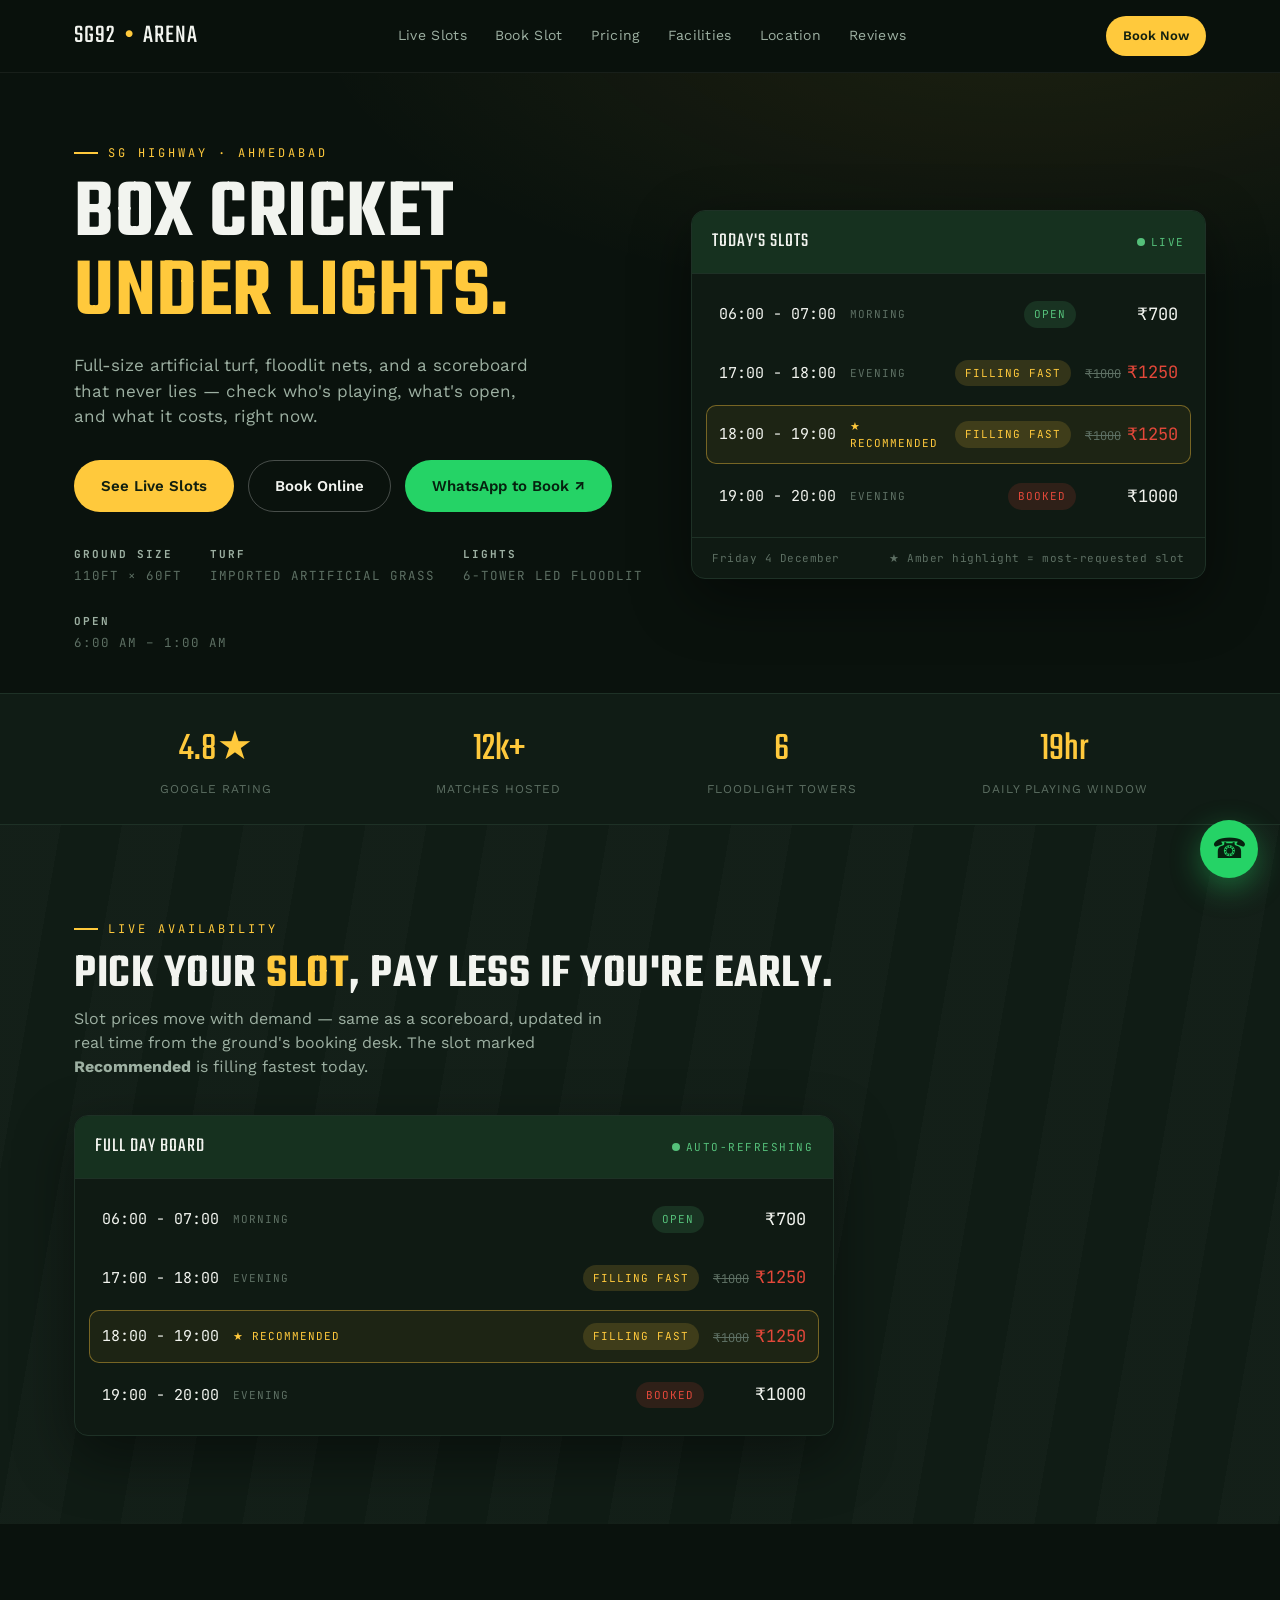
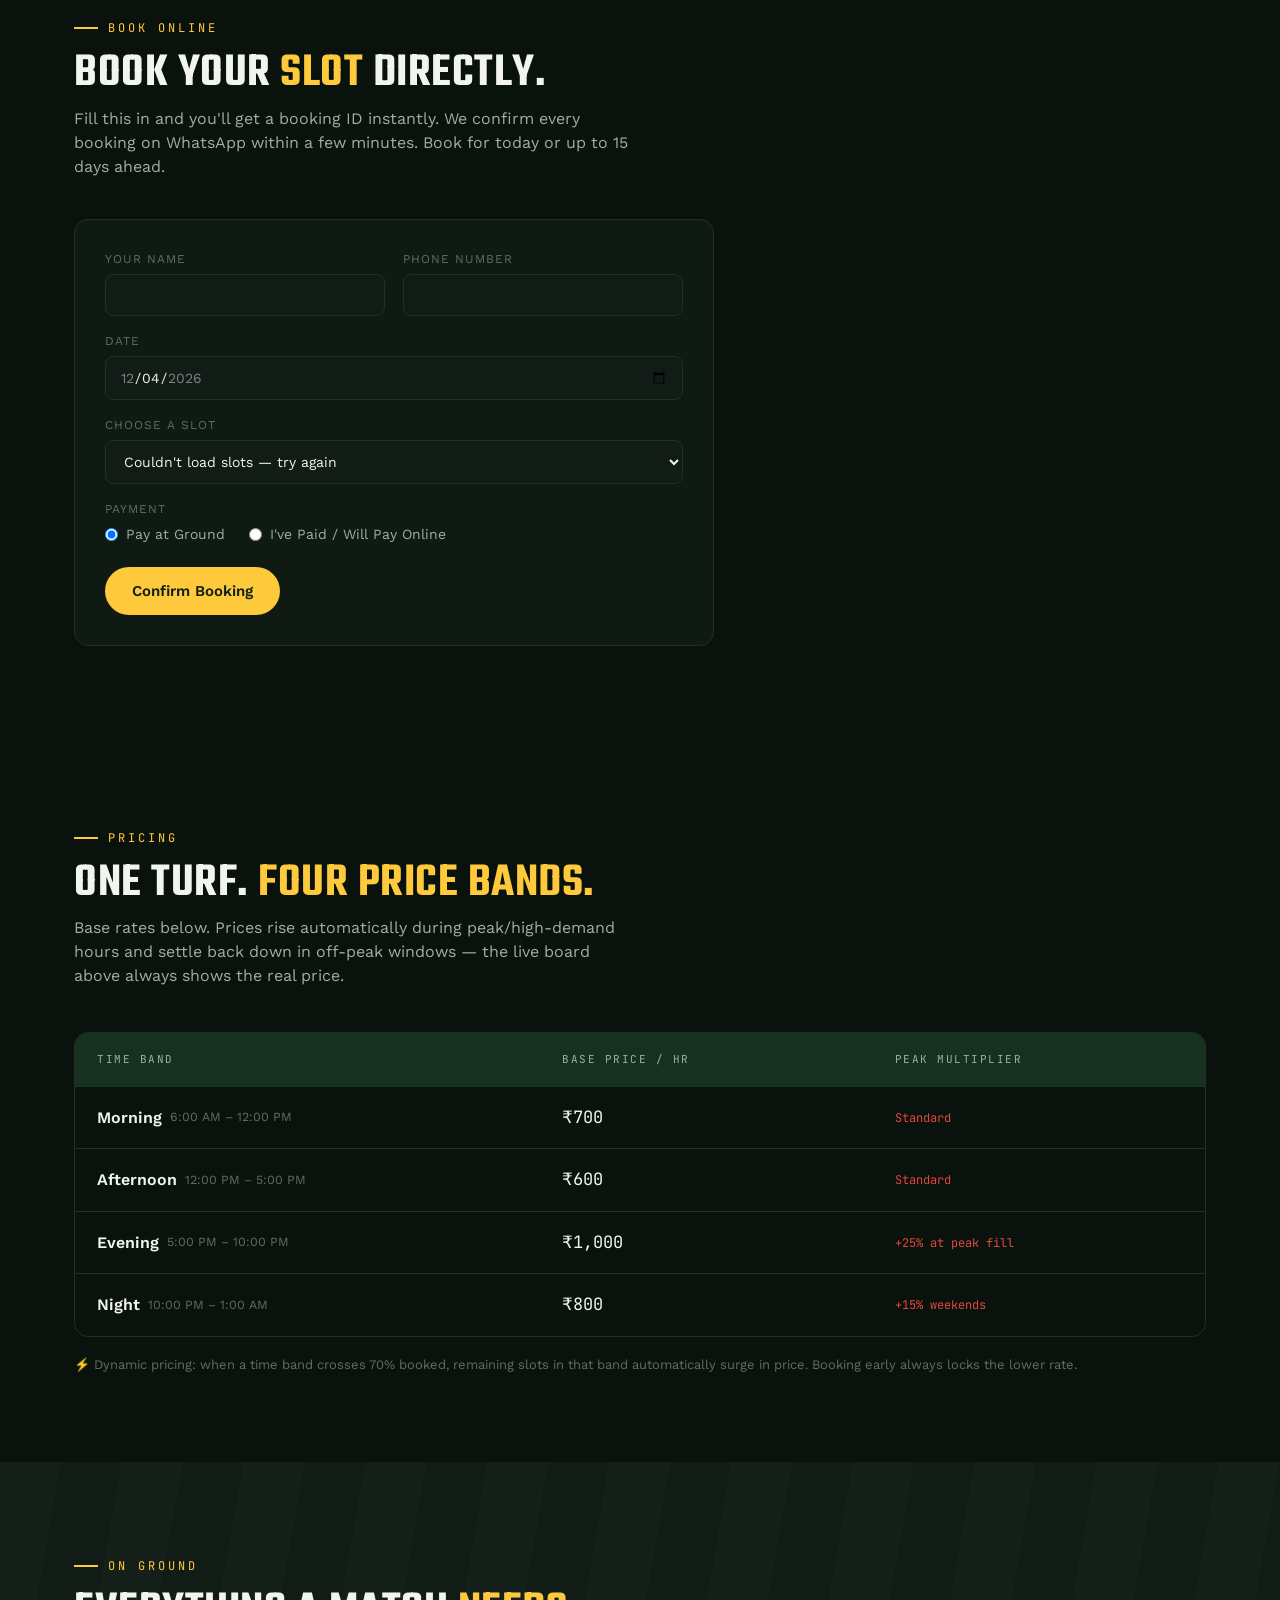
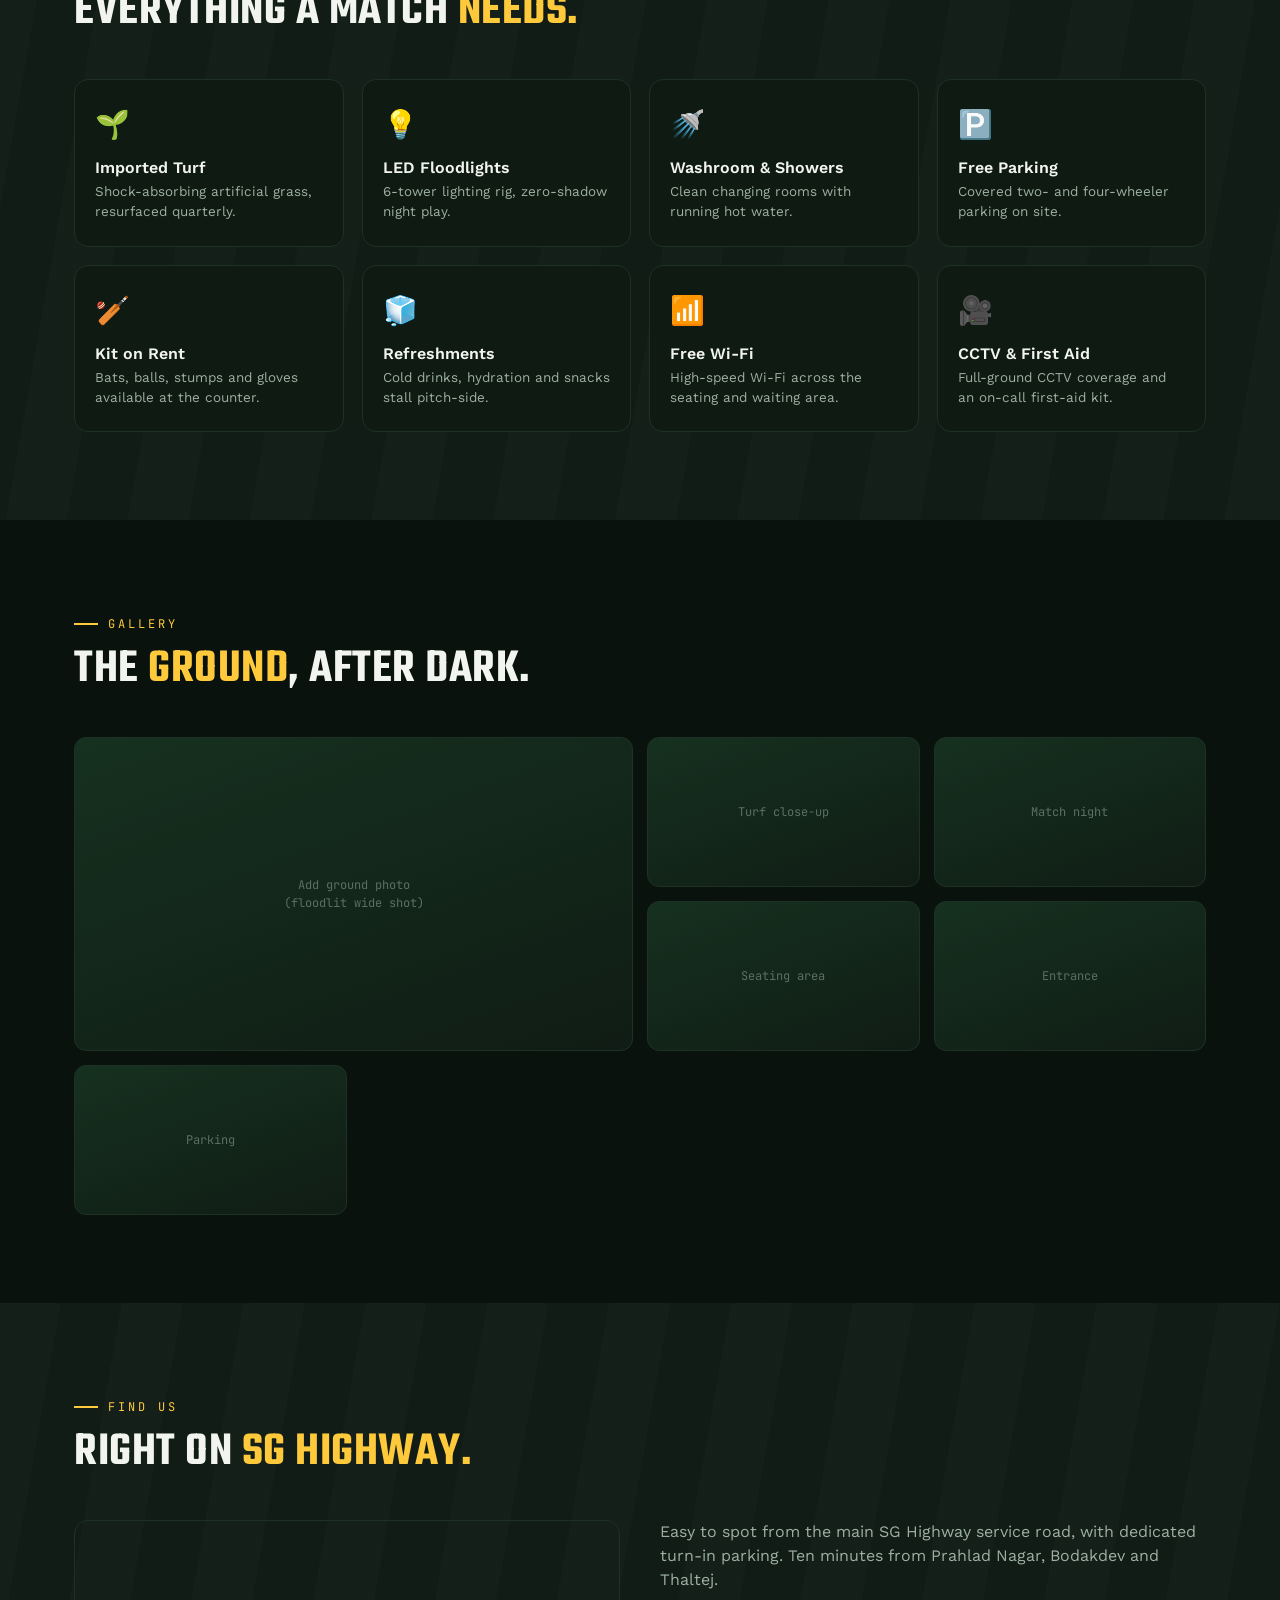
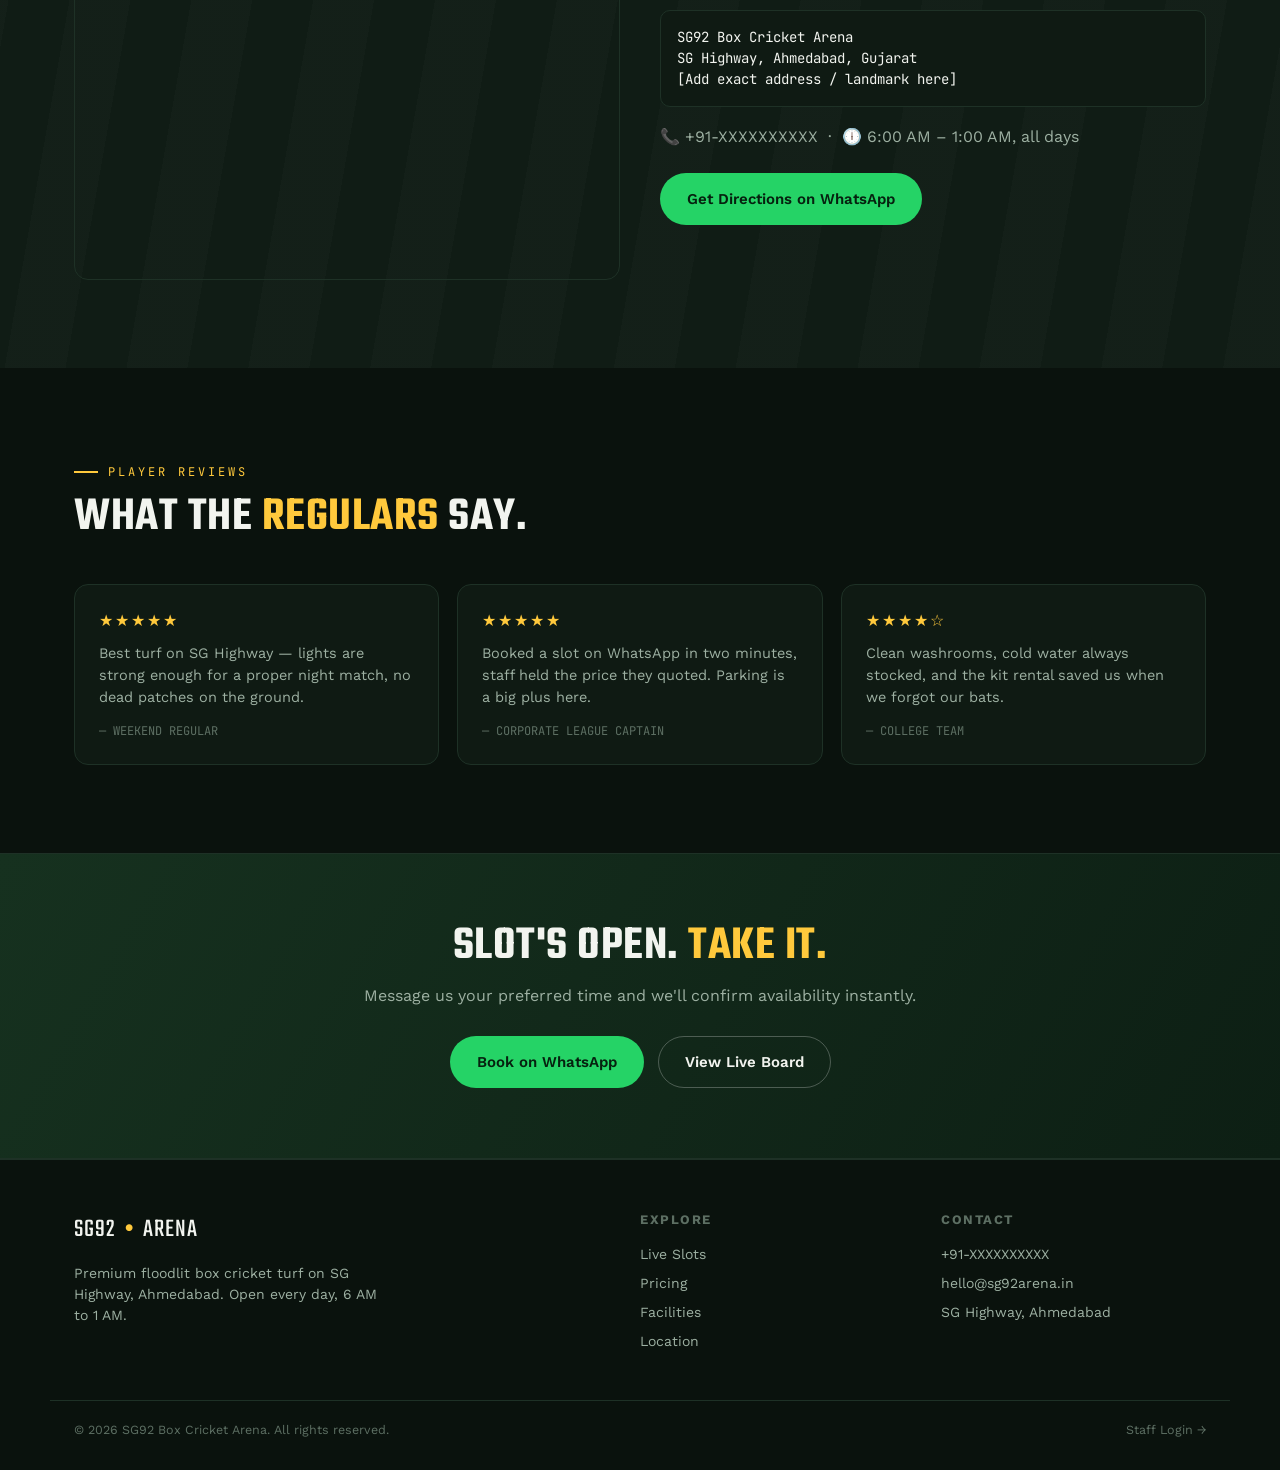
<file: index.html>
<!DOCTYPE html>
<html lang="en">
<head>
<meta charset="UTF-8">
<meta name="viewport" content="width=device-width, initial-scale=1.0">
<title>SG92 Box Cricket Arena — SG Highway, Ahmedabad</title>
<meta name="description" content="Premium box cricket turf on SG Highway, Ahmedabad. Book your slot online, floodlit night play, live availability, best facilities.">

<link rel="preconnect" href="https://fonts.googleapis.com">
<link href="https://fonts.googleapis.com/css2?family=Teko:wght@500;600;700&family=Work+Sans:wght@400;500;600;700&family=JetBrains+Mono:wght@400;500&display=swap" rel="stylesheet">
<link rel="stylesheet" href="css/style.css">
</head>
<body>

<!-- ===== NAV ===== -->
<nav class="nav">
  <div class="container nav-inner">
    <a href="#home" class="brand">SG92<span class="dot">•</span>ARENA</a>
    <div class="nav-links">
      <a href="#slots">Live Slots</a>
      <a href="#book">Book Slot</a>
      <a href="#pricing">Pricing</a>
      <a href="#facilities">Facilities</a>
      <a href="#location">Location</a>
      <a href="#reviews">Reviews</a>
    </div>
    <div class="nav-cta">
      <a href="#slots" class="btn btn-primary btn-sm">Book Now</a>
    </div>
    <button class="nav-toggle" id="navToggle">☰</button>
  </div>
</nav>

<!-- ===== HERO / LIVE SCOREBOARD ===== -->
<header class="hero" id="home">
  <div class="container hero-grid">
    <div>
      <div class="eyebrow">SG HIGHWAY · AHMEDABAD</div>
      <h1 class="hero-title">BOX CRICKET<br><span class="line2">UNDER LIGHTS.</span></h1>
      <p class="hero-sub">Full-size artificial turf, floodlit nets, and a scoreboard that never lies — check who's playing, what's open, and what it costs, right now.</p>
      <div class="hero-actions">
        <a href="#slots" class="btn btn-primary">See Live Slots</a>
        <a href="#book" class="btn btn-outline">Book Online</a>
        <a id="heroWhatsapp" href="#" target="_blank" rel="noopener" class="btn btn-whatsapp">WhatsApp to Book ↗</a>
      </div>
      <div class="hero-meta">
        <div><strong>Ground Size</strong>110ft × 60ft</div>
        <div><strong>Turf</strong>Imported Artificial Grass</div>
        <div><strong>Lights</strong>6-Tower LED Floodlit</div>
        <div><strong>Open</strong>6:00 AM – 1:00 AM</div>
      </div>
    </div>

    <div class="scoreboard">
      <div class="scoreboard-head">
        <div class="title">TODAY'S SLOTS</div>
        <div class="live-pill"><span class="live-dot"></span> LIVE</div>
      </div>
      <div class="scoreboard-body" id="slotList">
        <!-- populated by js/main.js -->
        <div class="slot-row"><div class="slot-time">Loading…</div></div>
      </div>
      <div class="scoreboard-foot">
        <span id="scoreboardDate">—</span>
        <span>★ Amber highlight = most-requested slot</span>
      </div>
    </div>
  </div>
</header>

<!-- ===== STAT STRIP ===== -->
<div class="stat-strip">
  <div class="container">
    <div class="stat"><div class="num">4.8★</div><div class="label">Google Rating</div></div>
    <div class="stat"><div class="num">12k+</div><div class="label">Matches Hosted</div></div>
    <div class="stat"><div class="num">6</div><div class="label">Floodlight Towers</div></div>
    <div class="stat"><div class="num">19hr</div><div class="label">Daily Playing Window</div></div>
  </div>
</div>

<!-- ===== LIVE SLOT AVAILABILITY (full board) ===== -->
<section id="slots" class="turf-bg">
  <div class="container">
    <div class="eyebrow">Live Availability</div>
    <h2>Pick your <span class="accent">slot</span>, pay less if you're early.</h2>
    <p class="section-intro">Slot prices move with demand — same as a scoreboard, updated in real time from the ground's booking desk. The slot marked <strong>Recommended</strong> is filling fastest today.</p>

    <div style="margin-top:36px; max-width:760px;">
      <div class="scoreboard">
        <div class="scoreboard-head">
          <div class="title">FULL DAY BOARD</div>
          <div class="live-pill"><span class="live-dot"></span> AUTO-REFRESHING</div>
        </div>
        <div class="scoreboard-body" id="fullSlotList">
          <div class="slot-row"><div class="slot-time">Loading…</div></div>
        </div>
      </div>
    </div>
  </div>
</section>

<!-- ===== BOOK A SLOT ===== -->
<section id="book">
  <div class="container">
    <div class="eyebrow">Book Online</div>
    <h2>Book your <span class="accent">slot</span> directly.</h2>
    <p class="section-intro">Fill this in and you'll get a booking ID instantly. We confirm every booking on WhatsApp within a few minutes. Book for today or up to 15 days ahead.</p>

    <form id="bookingForm" class="booking-form">
      <div class="admin-grid">
        <div class="field"><label>Your Name</label><input type="text" id="bookName" required></div>
        <div class="field"><label>Phone Number</label><input type="tel" id="bookPhone" required></div>
      </div>
      <div class="field">
        <label>Date</label>
        <input type="date" id="bookDate" required>
      </div>
      <div class="field">
        <label>Choose a Slot</label>
        <select id="bookSlotSelect" required></select>
      </div>
      <div class="field">
        <label>Payment</label>
        <div class="radio-row">
          <label><input type="radio" name="bookPayment" value="Pending" checked> Pay at Ground</label>
          <label><input type="radio" name="bookPayment" value="Prepaid"> I've Paid / Will Pay Online</label>
        </div>
      </div>
      <button type="submit" class="btn btn-primary" id="bookSubmitBtn">Confirm Booking</button>
      <a id="bookWhatsappConfirm" href="#" target="_blank" rel="noopener" class="btn btn-whatsapp" style="display:none; margin-left:10px;">Send Confirmation on WhatsApp ↗</a>
      <div id="bookingResult" class="booking-result" style="display:none;"></div>
    </form>
  </div>
</section>

<!-- ===== PRICING ===== -->
<section id="pricing">
  <div class="container">
    <div class="eyebrow">Pricing</div>
    <h2>One turf. <span class="accent">Four price bands.</span></h2>
    <p class="section-intro">Base rates below. Prices rise automatically during peak/high-demand hours and settle back down in off-peak windows — the live board above always shows the real price.</p>

    <div class="pricing-table" id="pricingTable">
      <div class="pricing-row head">
        <div>Time Band</div><div>Base Price / hr</div><div>Peak Multiplier</div>
      </div>
      <!-- rows populated by js/main.js, static fallback below -->
      <div class="pricing-row">
        <div><span class="band-name">Morning</span><span class="band-sub">6:00 AM – 12:00 PM</span></div>
        <div class="price">₹700</div>
        <div class="peak-note">Standard</div>
      </div>
      <div class="pricing-row">
        <div><span class="band-name">Afternoon</span><span class="band-sub">12:00 PM – 5:00 PM</span></div>
        <div class="price">₹600</div>
        <div class="peak-note">Standard</div>
      </div>
      <div class="pricing-row">
        <div><span class="band-name">Evening</span><span class="band-sub">5:00 PM – 10:00 PM</span></div>
        <div class="price">₹1,000</div>
        <div class="peak-note">+25% at peak fill</div>
      </div>
      <div class="pricing-row">
        <div><span class="band-name">Night</span><span class="band-sub">10:00 PM – 1:00 AM</span></div>
        <div class="price">₹800</div>
        <div class="peak-note">+15% weekends</div>
      </div>
    </div>
    <p class="pricing-note">⚡ Dynamic pricing: when a time band crosses 70% booked, remaining slots in that band automatically surge in price. Booking early always locks the lower rate.</p>
  </div>
</section>

<!-- ===== FACILITIES ===== -->
<section id="facilities" class="turf-bg">
  <div class="container">
    <div class="eyebrow">On Ground</div>
    <h2>Everything a match <span class="accent">needs.</span></h2>
    <div class="facility-grid">
      <div class="facility-card"><div class="icon">🌱</div><h3>Imported Turf</h3><p>Shock-absorbing artificial grass, resurfaced quarterly.</p></div>
      <div class="facility-card"><div class="icon">💡</div><h3>LED Floodlights</h3><p>6-tower lighting rig, zero-shadow night play.</p></div>
      <div class="facility-card"><div class="icon">🚿</div><h3>Washroom & Showers</h3><p>Clean changing rooms with running hot water.</p></div>
      <div class="facility-card"><div class="icon">🅿️</div><h3>Free Parking</h3><p>Covered two- and four-wheeler parking on site.</p></div>
      <div class="facility-card"><div class="icon">🏏</div><h3>Kit on Rent</h3><p>Bats, balls, stumps and gloves available at the counter.</p></div>
      <div class="facility-card"><div class="icon">🧊</div><h3>Refreshments</h3><p>Cold drinks, hydration and snacks stall pitch-side.</p></div>
      <div class="facility-card"><div class="icon">📶</div><h3>Free Wi-Fi</h3><p>High-speed Wi-Fi across the seating and waiting area.</p></div>
      <div class="facility-card"><div class="icon">🎥</div><h3>CCTV & First Aid</h3><p>Full-ground CCTV coverage and an on-call first-aid kit.</p></div>
    </div>
  </div>
</section>

<!-- ===== GALLERY ===== -->
<section id="gallery">
  <div class="container">
    <div class="eyebrow">Gallery</div>
    <h2>The <span class="accent">ground</span>, after dark.</h2>
    <div class="gallery-grid">
      <div>Add ground photo<br>(floodlit wide shot)</div>
      <div>Turf close-up</div>
      <div>Match night</div>
      <div>Seating area</div>
      <div>Entrance</div>
      <div>Parking</div>
    </div>
  </div>
</section>

<!-- ===== LOCATION ===== -->
<section id="location" class="turf-bg">
  <div class="container">
    <div class="eyebrow">Find Us</div>
    <h2>Right on <span class="accent">SG Highway.</span></h2>
    <div class="location-wrap">
      <div class="map-embed">
        <iframe src="https://www.google.com/maps?q=SG+Highway,+Ahmedabad&output=embed" loading="lazy" allowfullscreen></iframe>
      </div>
      <div class="location-details">
        <p>Easy to spot from the main SG Highway service road, with dedicated turn-in parking. Ten minutes from Prahlad Nagar, Bodakdev and Thaltej.</p>
        <div class="addr">
          SG92 Box Cricket Arena<br>
          SG Highway, Ahmedabad, Gujarat<br>
          [Add exact address / landmark here]
        </div>
        <p>📞 +91-XXXXXXXXXX &nbsp;·&nbsp; 🕕 6:00 AM – 1:00 AM, all days</p>
        <a id="locationWhatsapp" href="#" target="_blank" rel="noopener" class="btn btn-whatsapp" style="margin-top:14px;">Get Directions on WhatsApp</a>
      </div>
    </div>
  </div>
</section>

<!-- ===== REVIEWS ===== -->
<section id="reviews">
  <div class="container">
    <div class="eyebrow">Player Reviews</div>
    <h2>What the <span class="accent">regulars</span> say.</h2>
    <div class="review-grid">
      <div class="review-card"><div class="stars">★★★★★</div><p>Best turf on SG Highway — lights are strong enough for a proper night match, no dead patches on the ground.</p><div class="who">— Weekend Regular</div></div>
      <div class="review-card"><div class="stars">★★★★★</div><p>Booked a slot on WhatsApp in two minutes, staff held the price they quoted. Parking is a big plus here.</p><div class="who">— Corporate League Captain</div></div>
      <div class="review-card"><div class="stars">★★★★☆</div><p>Clean washrooms, cold water always stocked, and the kit rental saved us when we forgot our bats.</p><div class="who">— College Team</div></div>
    </div>
  </div>
</section>

<!-- ===== CTA BAND ===== -->
<div class="cta-band">
  <div class="container">
    <h2>Slot's open. <span class="accent">Take it.</span></h2>
    <p>Message us your preferred time and we'll confirm availability instantly.</p>
    <div class="cta-actions">
      <a id="ctaWhatsapp" href="#" target="_blank" rel="noopener" class="btn btn-whatsapp">Book on WhatsApp</a>
      <a href="#slots" class="btn btn-outline">View Live Board</a>
    </div>
  </div>
</div>

<!-- ===== FOOTER ===== -->
<footer>
  <div class="container footer-grid">
    <div>
      <a href="#home" class="brand">SG92<span class="dot">•</span>ARENA</a>
      <p style="color:var(--text-dim); margin-top:14px; max-width:320px; font-size:14px;">Premium floodlit box cricket turf on SG Highway, Ahmedabad. Open every day, 6 AM to 1 AM.</p>
    </div>
    <div>
      <h4>Explore</h4>
      <ul>
        <li><a href="#slots">Live Slots</a></li>
        <li><a href="#pricing">Pricing</a></li>
        <li><a href="#facilities">Facilities</a></li>
        <li><a href="#location">Location</a></li>
      </ul>
    </div>
    <div>
      <h4>Contact</h4>
      <ul>
        <li>+91-XXXXXXXXXX</li>
        <li>hello@sg92arena.in</li>
        <li>SG Highway, Ahmedabad</li>
      </ul>
    </div>
  </div>
  <div class="container footer-bottom">
    <span>© <span id="year"></span> SG92 Box Cricket Arena. All rights reserved.</span>
    <a href="admin.html" style="color:var(--text-faint);">Staff Login →</a>
  </div>
</footer>

<a id="floatWhatsapp" class="wa-float" href="#" target="_blank" rel="noopener" aria-label="Chat on WhatsApp">☎</a>

<script src="js/config.js"></script>
<script src="js/main.js"></script>
<script src="js/booking.js"></script>
<script>document.getElementById('year').textContent = new Date().getFullYear();</script>
</body>
</html>
</file>
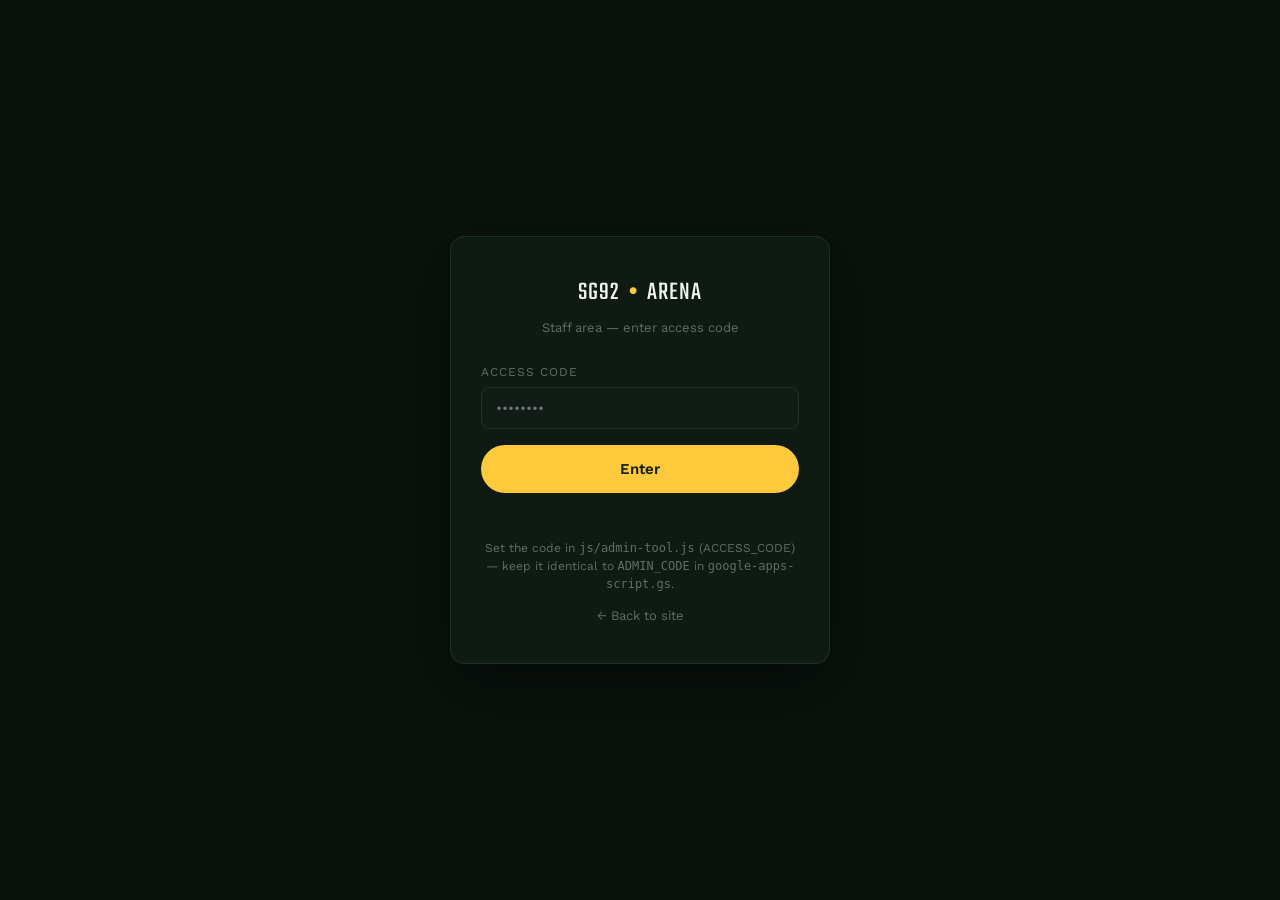
<file: admin.html>
<!DOCTYPE html>
<html lang="en">
<head>
<meta charset="UTF-8">
<meta name="viewport" content="width=device-width, initial-scale=1.0">
<title>Admin — SG92 Box Cricket Arena</title>
<link href="https://fonts.googleapis.com/css2?family=Teko:wght@500;600;700&family=Work+Sans:wght@400;500;600;700&family=JetBrains+Mono:wght@400;500&display=swap" rel="stylesheet">
<link rel="stylesheet" href="css/style.css">
</head>
<body class="admin-body">

<!-- ===== ACCESS CODE VIEW ===== -->
<div class="login-wrap" id="loginView">
  <div class="login-card">
    <div class="brand">SG92<span class="dot">•</span>ARENA</div>
    <p class="sub">Staff area — enter access code</p>
    <form id="loginForm">
      <div class="field">
        <label>Access Code</label>
        <input type="password" id="accessCode" placeholder="••••••••" required>
      </div>
      <button type="submit" class="btn btn-primary btn-block">Enter</button>
      <div class="form-error" id="loginError"></div>
    </form>
    <p style="text-align:center; margin-top:18px; font-size:12px; color:var(--text-faint);">
      Set the code in <code>js/admin-tool.js</code> (ACCESS_CODE) — keep it identical to <code>ADMIN_CODE</code> in <code>google-apps-script.gs</code>.
    </p>
    <p style="text-align:center; margin-top:10px;"><a href="index.html" style="color:var(--text-faint); font-size:13px;">← Back to site</a></p>
  </div>
</div>

<!-- ===== DASHBOARD VIEW ===== -->
<div class="admin-shell" id="dashView" style="display:none;">
  <aside class="admin-side">
    <div class="brand">SG92<span class="dot">•</span>ARENA</div>
    <a href="#" class="nav-item active" data-panel="panelBuilder">Slot Builder</a>
    <a href="#" class="nav-item" data-panel="panelBookings">Bookings</a>
    <a href="#" class="nav-item" data-panel="panelHelp">How This Works</a>
    <button id="logoutBtn" style="margin-top:auto;">Exit ↩</button>
  </aside>

  <main class="admin-main">
    <div class="admin-topbar">
      <h2 style="font-size:26px;">Dashboard</h2>
      <a href="index.html" target="_blank" class="btn btn-outline btn-sm">Preview Site ↗</a>
    </div>

    <!-- Slot Builder -->
    <section id="panelBuilder" class="panel">
      <div class="admin-card">
        <h3>Add / Update a Slot</h3>
        <div class="field" style="max-width:220px;">
          <label>Date</label>
          <input type="date" id="slotDate">
          <button type="button" id="loadSlotsBtn" class="btn btn-outline btn-sm" style="margin-top:10px;">Load Slots for This Date</button>
        </div>
        <form id="slotForm" style="margin-top:18px;">
          <div class="admin-grid">
            <div class="field"><label>Time Range</label><input type="text" id="slotTime" placeholder="18:00 - 19:00" required></div>
            <div class="field">
              <label>Band</label>
              <select id="slotBand">
                <option value="morning">Morning</option>
                <option value="afternoon">Afternoon</option>
                <option value="evening">Evening</option>
                <option value="night">Night</option>
              </select>
            </div>
            <div class="field"><label>Base Price (₹)</label><input type="number" id="slotBasePrice" required></div>
            <div class="field">
              <label>Status</label>
              <select id="slotStatus">
                <option value="open">Open</option>
                <option value="filling">Filling Fast</option>
                <option value="booked">Booked</option>
              </select>
            </div>
            <div class="field"><label>Demand % (drives surge + "Recommended")</label><input type="number" id="slotDemand" min="0" max="100" value="20"></div>
          </div>
          <button type="submit" class="btn btn-primary">Save Slot (saves live to your Sheet)</button>
        </form>
      </div>
      <div class="admin-card">
        <h3>Slots for Selected Date</h3>
        <table>
          <thead><tr><th>Time</th><th>Band</th><th>Base ₹</th><th>Demand</th><th>Status</th><th></th></tr></thead>
          <tbody id="slotsTableBody"><tr><td colspan="6" style="color:var(--text-faint);">Pick a date above.</td></tr></tbody>
        </table>
      </div>
    </section>

    <!-- Bookings -->
    <section id="panelBookings" class="panel" style="display:none;">
      <div class="admin-grid">
        <div class="admin-card kpi"><div class="val" id="kpiBookTotal">–</div><div class="lab">Bookings</div></div>
        <div class="admin-card kpi"><div class="val" id="kpiBookPrepaid">–</div><div class="lab">Prepaid</div></div>
        <div class="admin-card kpi"><div class="val" id="kpiBookPending">–</div><div class="lab">Pending Payment</div></div>
        <div class="admin-card kpi"><div class="val" id="kpiBookRevenue">–</div><div class="lab">Prepaid Revenue (₹)</div></div>
      </div>
      <div class="admin-card" style="margin-top:22px;">
        <div class="admin-topbar" style="margin-bottom:16px; flex-wrap:wrap;">
          <h3 style="margin:0;">Bookings</h3>
          <div style="display:flex; gap:10px; align-items:center; flex-wrap:wrap;">
            <input type="date" id="bookingsDateFilter" style="padding:8px 10px; border-radius:6px; background:var(--bg-soft); border:1px solid var(--card-border); color:var(--text);">
            <button id="bookingsShowAllBtn" class="btn btn-outline btn-sm">Show All Dates</button>
            <button id="refreshBookingsBtn" class="btn btn-outline btn-sm">Refresh</button>
          </div>
        </div>
        <table>
          <thead><tr><th>Booking ID</th><th>Name</th><th>Phone</th><th>Date</th><th>Slot</th><th>Price</th><th>Payment</th><th>Booked At</th></tr></thead>
          <tbody id="bookingsTableBody"><tr><td colspan="8" style="color:var(--text-faint);">Loading…</td></tr></tbody>
        </table>
      </div>
    </section>

    <!-- Help -->
    <section id="panelHelp" class="panel" style="display:none;">
      <div class="admin-card">
        <h3>How this works</h3>
        <p style="color:var(--text-dim); font-size:14px; line-height:1.7;">
          Your Google Sheet has two tabs: <strong>Slots</strong> (what's bookable on which date) and <strong>Bookings</strong> (every confirmed booking). This admin panel reads and writes to both live — no copy-pasting, no GitHub edits needed for day-to-day use.
          <br><br>
          When a visitor books a slot on the homepage, the system checks the Sheet first — if it's already booked, they're told immediately and shown other options, the same way a movie or bus ticket site works. If it's free, it's booked and marked instantly.
        </p>
      </div>
      <div class="admin-card">
        <h3>WhatsApp number & business name</h3>
        <p style="color:var(--text-dim); font-size:14px;">Edit those in <code>js/config.js</code> on GitHub — pencil icon → edit → commit.</p>
      </div>
      <div class="admin-card">
        <h3>Access code</h3>
        <p style="color:var(--text-dim); font-size:14px;">Change <code>ACCESS_CODE</code> in <code>js/admin-tool.js</code> — and make sure <code>ADMIN_CODE</code> in <code>google-apps-script.gs</code> (inside your Apps Script editor, not GitHub) is updated to match, or slot saves/deletes will be rejected.</p>
      </div>
    </section>
  </main>
</div>

<div class="toast" id="toast"></div>

<script src="js/config.js"></script>
<script src="js/admin-tool.js"></script>
<script src="js/admin-bookings.js"></script>
</body>
</html>
</file>
<file: css/style.css>
/* =========================================================
   SG92 BOX CRICKET — Design tokens
   Palette: near-black turf, floodlight amber, scoreboard red
   Type: Teko (scoreboard display) + Work Sans (body) + JetBrains Mono (digits)
   ========================================================= */
:root{
  --bg:            #0a120d;
  --bg-soft:       #101c15;
  --turf:          #16311f;
  --turf-line:     #1f4429;
  --amber:         #ffc93c;
  --amber-dim:     #7a611c;
  --red:           #e4483a;
  --green-live:    #55c07a;
  --text:          #f2f4ef;
  --text-dim:      #9db0a2;
  --text-faint:    #5d6f63;
  --card:          #0f1a13;
  --card-border:   #1e3126;
  --radius:        14px;
  --shadow:        0 20px 60px rgba(0,0,0,0.45);

  --font-display:  'Teko', sans-serif;
  --font-body:     'Work Sans', sans-serif;
  --font-mono:     'JetBrains Mono', monospace;
}

*{box-sizing:border-box; margin:0; padding:0;}
html{scroll-behavior:smooth;}
body{
  background:var(--bg);
  color:var(--text);
  font-family:var(--font-body);
  line-height:1.5;
  -webkit-font-smoothing:antialiased;
}
img{max-width:100%; display:block;}
a{color:inherit; text-decoration:none;}
ul{list-style:none;}
button{font-family:inherit; cursor:pointer;}

.container{
  max-width:1180px;
  margin:0 auto;
  padding:0 24px;
}

/* Subtle turf-stripe texture used behind sections */
.turf-bg{
  background-image:
    repeating-linear-gradient(100deg, rgba(255,255,255,0.015) 0 60px, transparent 60px 120px);
  background-color:var(--bg-soft);
}

/* ---------- Typography ---------- */
h1,h2,h3,.scoreboard-num{
  font-family:var(--font-display);
  font-weight:600;
  letter-spacing:0.5px;
  text-transform:uppercase;
  line-height:0.95;
}
h2{font-size:clamp(32px,5vw,48px); color:var(--text);}
h2 .accent{color:var(--amber);}
.eyebrow{
  font-family:var(--font-mono);
  font-size:12px;
  letter-spacing:3px;
  text-transform:uppercase;
  color:var(--amber);
  display:inline-flex;
  align-items:center;
  gap:10px;
  margin-bottom:14px;
}
.eyebrow::before{
  content:"";
  width:24px; height:2px;
  background:var(--amber);
  display:inline-block;
}
.section-intro{max-width:560px; color:var(--text-dim); margin-top:10px; font-size:16px;}

/* ---------- Buttons ---------- */
.btn{
  display:inline-flex; align-items:center; justify-content:center; gap:10px;
  padding:14px 26px;
  border-radius:999px;
  font-weight:600;
  font-size:15px;
  border:1px solid transparent;
  transition:transform .15s ease, box-shadow .15s ease, background .15s ease;
}
.btn-primary{
  background:var(--amber);
  color:#12200f;
}
.btn-primary:hover{transform:translateY(-2px); box-shadow:0 10px 24px rgba(255,201,60,0.25);}
.btn-outline{
  border-color:rgba(255,255,255,0.25);
  color:var(--text);
}
.btn-outline:hover{border-color:var(--amber); color:var(--amber);}
.btn-whatsapp{
  background:#25D366;
  color:#06210f;
}
.btn-whatsapp:hover{transform:translateY(-2px); box-shadow:0 10px 24px rgba(37,211,102,0.3);}
.btn-block{width:100%;}
.btn-sm{padding:9px 16px; font-size:13px;}
.btn-danger{background:var(--red); color:#fff;}

/* ---------- Nav ---------- */
.nav{
  position:sticky; top:0; z-index:50;
  background:rgba(10,18,13,0.85);
  backdrop-filter:blur(10px);
  border-bottom:1px solid rgba(255,255,255,0.06);
}
.nav-inner{
  display:flex; align-items:center; justify-content:space-between;
  padding:16px 24px;
}
.brand{
  font-family:var(--font-display);
  font-size:26px;
  letter-spacing:1px;
  display:flex; align-items:center; gap:8px;
}
.brand .dot{color:var(--amber);}
.nav-links{display:flex; gap:28px; font-size:14px; letter-spacing:0.3px;}
.nav-links a{color:var(--text-dim); transition:color .15s;}
.nav-links a:hover{color:var(--amber);}
.nav-cta{display:flex; gap:12px; align-items:center;}
.nav-toggle{display:none; background:none; border:none; color:var(--text); font-size:26px;}

@media (max-width:860px){
  .nav-links{display:none;}
  .nav-toggle{display:block;}
}

/* ---------- Hero (the scoreboard) ---------- */
.hero{
  position:relative;
  padding:64px 0 40px;
  overflow:hidden;
  background:
    radial-gradient(1200px 500px at 80% -10%, rgba(255,201,60,0.08), transparent 60%),
    linear-gradient(180deg, #0a120d 0%, #0a120d 100%);
}
.hero-grid{
  display:grid;
  grid-template-columns:1.05fr 0.95fr;
  gap:48px;
  align-items:center;
}
@media (max-width:960px){ .hero-grid{grid-template-columns:1fr;} }

.hero-title{
  font-size:clamp(48px,7vw,84px);
  color:var(--text);
}
.hero-title .line2{color:var(--amber);}
.hero-sub{
  color:var(--text-dim);
  font-size:17px;
  max-width:460px;
  margin:18px 0 30px;
}
.hero-actions{display:flex; gap:14px; flex-wrap:wrap; margin-bottom:34px;}
.hero-meta{
  display:flex; gap:28px; flex-wrap:wrap;
  font-family:var(--font-mono);
  font-size:12.5px;
  color:var(--text-faint);
  text-transform:uppercase;
  letter-spacing:1px;
}
.hero-meta strong{color:var(--text-dim); display:block; font-size:11px; letter-spacing:2px; margin-bottom:4px;}

/* Live scoreboard panel */
.scoreboard{
  background:var(--card);
  border:1px solid var(--card-border);
  border-radius:var(--radius);
  box-shadow:var(--shadow);
  overflow:hidden;
}
.scoreboard-head{
  display:flex; align-items:center; justify-content:space-between;
  padding:16px 20px;
  background:var(--turf);
  border-bottom:1px solid var(--card-border);
}
.scoreboard-head .title{
  font-family:var(--font-display);
  font-size:20px; letter-spacing:1px;
}
.live-pill{
  display:inline-flex; align-items:center; gap:6px;
  font-family:var(--font-mono);
  font-size:11px; letter-spacing:1.5px;
  color:var(--green-live);
  text-transform:uppercase;
}
.live-dot{
  width:8px; height:8px; border-radius:50%;
  background:var(--green-live);
  box-shadow:0 0 0 0 rgba(85,192,122,0.6);
  animation:pulse 1.6s infinite;
}
@keyframes pulse{
  0%{box-shadow:0 0 0 0 rgba(85,192,122,0.55);}
  70%{box-shadow:0 0 0 8px rgba(85,192,122,0);}
  100%{box-shadow:0 0 0 0 rgba(85,192,122,0);}
}
.scoreboard-body{padding:14px;}
.slot-row{
  display:grid;
  grid-template-columns:auto 1fr auto auto;
  align-items:center;
  gap:14px;
  padding:12px 12px;
  border-radius:10px;
  border:1px solid transparent;
}
.slot-row + .slot-row{margin-top:6px;}
.slot-row.recommended{
  border-color:rgba(255,201,60,0.4);
  background:rgba(255,201,60,0.06);
}
.slot-time{
  font-family:var(--font-mono);
  font-size:15px;
  color:var(--text);
  min-width:112px;
}
.slot-tag{
  font-size:11px;
  font-family:var(--font-mono);
  letter-spacing:1px;
  text-transform:uppercase;
  color:var(--text-faint);
}
.slot-tag.hot{color:var(--amber);}
.status-chip{
  font-size:11px;
  font-family:var(--font-mono);
  letter-spacing:1px;
  text-transform:uppercase;
  padding:5px 10px;
  border-radius:999px;
  white-space:nowrap;
}
.status-open{background:rgba(85,192,122,0.15); color:var(--green-live);}
.status-filling{background:rgba(255,201,60,0.15); color:var(--amber);}
.status-booked{background:rgba(228,72,58,0.15); color:var(--red);}
.slot-price{
  font-family:var(--font-mono);
  font-size:17px;
  text-align:right;
  min-width:88px;
}
.slot-price .was{
  color:var(--text-faint);
  text-decoration:line-through;
  font-size:12px;
  margin-right:6px;
}
.slot-price .surge{color:var(--red);}
.scoreboard-foot{
  padding:12px 20px;
  border-top:1px solid var(--card-border);
  font-family:var(--font-mono);
  font-size:11px;
  color:var(--text-faint);
  letter-spacing:0.5px;
  display:flex; justify-content:space-between; flex-wrap:wrap; gap:6px;
}

/* ---------- Strip stats ---------- */
.stat-strip{
  border-top:1px solid var(--card-border);
  border-bottom:1px solid var(--card-border);
  background:var(--bg-soft);
}
.stat-strip .container{
  display:grid; grid-template-columns:repeat(4,1fr);
  padding:26px 24px;
}
.stat{text-align:center; padding:0 10px;}
.stat .num{font-family:var(--font-display); font-size:40px; color:var(--amber);}
.stat .label{font-size:12px; color:var(--text-faint); text-transform:uppercase; letter-spacing:1px;}
@media (max-width:700px){ .stat-strip .container{grid-template-columns:repeat(2,1fr); gap:20px;} }

/* ---------- Sections ---------- */
section{padding:88px 0;}

/* Facilities */
.facility-grid{
  display:grid; grid-template-columns:repeat(4,1fr); gap:18px; margin-top:44px;
}
@media (max-width:900px){ .facility-grid{grid-template-columns:repeat(2,1fr);} }
@media (max-width:520px){ .facility-grid{grid-template-columns:1fr;} }
.facility-card{
  background:var(--card);
  border:1px solid var(--card-border);
  border-radius:var(--radius);
  padding:24px 20px;
  transition:border-color .15s, transform .15s;
}
.facility-card:hover{border-color:var(--amber-dim); transform:translateY(-3px);}
.facility-card .icon{font-size:28px; margin-bottom:14px;}
.facility-card h3{font-family:var(--font-body); font-weight:600; font-size:16px; text-transform:none; letter-spacing:0; margin-bottom:6px;}
.facility-card p{font-size:13.5px; color:var(--text-dim);}

/* Pricing */
.pricing-table{
  margin-top:44px;
  border:1px solid var(--card-border);
  border-radius:var(--radius);
  overflow:hidden;
}
.pricing-row{
  display:grid;
  grid-template-columns:1.4fr 1fr 1fr;
  border-bottom:1px solid var(--card-border);
}
.pricing-row:last-child{border-bottom:none;}
.pricing-row.head{background:var(--turf); font-family:var(--font-mono); font-size:11px; letter-spacing:1.5px; text-transform:uppercase; color:var(--text-dim);}
.pricing-row > div{padding:18px 22px; display:flex; align-items:center;}
.pricing-row .band-name{font-weight:600;}
.pricing-row .band-sub{font-size:12.5px; color:var(--text-faint); margin-left:8px;}
.pricing-row .price{font-family:var(--font-mono); font-size:17px;}
.pricing-row .peak-note{font-size:12px; color:var(--red); font-family:var(--font-mono);}
.pricing-note{
  margin-top:18px; font-size:13px; color:var(--text-faint);
  display:flex; gap:10px; align-items:flex-start;
}

/* Gallery */
.gallery-grid{
  display:grid; grid-template-columns:repeat(4,1fr); grid-auto-rows:150px; gap:14px; margin-top:44px;
}
.gallery-grid > div:nth-child(1){grid-column:span 2; grid-row:span 2;}
.gallery-grid > div{
  background:linear-gradient(160deg,var(--turf),var(--bg-soft));
  border:1px solid var(--card-border);
  border-radius:12px;
  display:flex; align-items:center; justify-content:center;
  color:var(--text-faint); font-family:var(--font-mono); font-size:12px; text-align:center; padding:10px;
}
@media (max-width:760px){
  .gallery-grid{grid-template-columns:repeat(2,1fr); grid-auto-rows:120px;}
  .gallery-grid > div:nth-child(1){grid-column:span 2; grid-row:span 1;}
}

/* Location */
.location-wrap{
  display:grid; grid-template-columns:1fr 1fr; gap:40px; margin-top:44px; align-items:start;
}
@media (max-width:860px){ .location-wrap{grid-template-columns:1fr;} }
.map-embed{
  border:1px solid var(--card-border); border-radius:var(--radius); overflow:hidden; height:360px;
}
.map-embed iframe{width:100%; height:100%; border:0; filter:grayscale(0.3) invert(0.92) contrast(0.9);}
.location-details p{color:var(--text-dim); margin-bottom:10px;}
.location-details .addr{
  font-family:var(--font-mono); font-size:14px; color:var(--text); background:var(--card);
  border:1px solid var(--card-border); padding:16px; border-radius:10px; margin:18px 0;
}

/* Testimonials */
.review-grid{display:grid; grid-template-columns:repeat(3,1fr); gap:18px; margin-top:44px;}
@media (max-width:860px){ .review-grid{grid-template-columns:1fr;} }
.review-card{background:var(--card); border:1px solid var(--card-border); border-radius:var(--radius); padding:24px;}
.review-card .stars{color:var(--amber); letter-spacing:2px; margin-bottom:10px;}
.review-card p{color:var(--text-dim); font-size:14.5px; margin-bottom:14px;}
.review-card .who{font-family:var(--font-mono); font-size:12px; color:var(--text-faint); text-transform:uppercase;}

/* CTA band */
.cta-band{
  background:linear-gradient(120deg,var(--turf),#0d1f14);
  border-top:1px solid var(--card-border);
  border-bottom:1px solid var(--card-border);
  text-align:center;
  padding:70px 24px;
}
.cta-band h2{margin-bottom:14px;}
.cta-band p{color:var(--text-dim); margin-bottom:28px;}
.cta-actions{display:flex; gap:14px; justify-content:center; flex-wrap:wrap;}

/* Footer */
footer{padding:50px 0 30px; border-top:1px solid var(--card-border);}
.footer-grid{display:grid; grid-template-columns:2fr 1fr 1fr; gap:36px;}
@media (max-width:700px){ .footer-grid{grid-template-columns:1fr; gap:26px;} }
.footer-grid h4{font-size:13px; text-transform:uppercase; letter-spacing:1.5px; color:var(--text-faint); margin-bottom:14px;}
.footer-grid ul li{margin-bottom:8px; font-size:14px; color:var(--text-dim);}
.footer-bottom{
  margin-top:40px; padding-top:20px; border-top:1px solid var(--card-border);
  display:flex; justify-content:space-between; flex-wrap:wrap; gap:10px;
  font-size:12.5px; color:var(--text-faint);
}

/* Floating WhatsApp button */
.wa-float{
  position:fixed; right:22px; bottom:22px; z-index:60;
  width:58px; height:58px; border-radius:50%;
  background:#25D366; color:#06210f;
  display:flex; align-items:center; justify-content:center;
  font-size:28px;
  box-shadow:0 10px 30px rgba(37,211,102,0.4);
  animation:float-pulse 2.4s infinite;
}
@keyframes float-pulse{
  0%{box-shadow:0 0 0 0 rgba(37,211,102,0.5);}
  70%{box-shadow:0 0 0 14px rgba(37,211,102,0);}
  100%{box-shadow:0 0 0 0 rgba(37,211,102,0);}
}

/* ---------- Admin ---------- */
.admin-body{background:var(--bg); min-height:100vh;}
.login-wrap{
  min-height:100vh; display:flex; align-items:center; justify-content:center; padding:24px;
}
.login-card{
  width:100%; max-width:380px;
  background:var(--card); border:1px solid var(--card-border);
  border-radius:var(--radius); padding:36px 30px; box-shadow:var(--shadow);
}
.login-card .brand{justify-content:center; margin-bottom:6px;}
.login-card p.sub{text-align:center; color:var(--text-faint); font-size:13px; margin-bottom:26px;}
.field{margin-bottom:16px;}
.field label{display:block; font-size:12px; letter-spacing:1px; text-transform:uppercase; color:var(--text-faint); margin-bottom:6px;}
.field input, .field select, .field textarea{
  width:100%; padding:12px 14px; border-radius:8px;
  background:var(--bg-soft); border:1px solid var(--card-border); color:var(--text);
  font-family:var(--font-body); font-size:14px;
}
.field input:focus, .field select:focus, .field textarea:focus{outline:none; border-color:var(--amber);}
.form-error{color:var(--red); font-size:13px; margin-top:10px; min-height:18px;}

.admin-shell{display:grid; grid-template-columns:220px 1fr; min-height:100vh;}
@media (max-width:800px){ .admin-shell{grid-template-columns:1fr;} }
.admin-side{
  background:var(--bg-soft); border-right:1px solid var(--card-border);
  padding:24px 18px; display:flex; flex-direction:column; gap:6px;
}
.admin-side .brand{margin-bottom:24px; font-size:22px;}
.admin-side a, .admin-side button{
  display:block; width:100%; text-align:left; padding:11px 14px; border-radius:8px;
  color:var(--text-dim); background:none; border:none; font-size:14px;
}
.admin-side a.active, .admin-side a:hover, .admin-side button:hover{background:var(--card); color:var(--amber);}
.admin-main{padding:30px 34px;}
.admin-topbar{display:flex; justify-content:space-between; align-items:center; margin-bottom:26px; flex-wrap:wrap; gap:12px;}
.admin-card{background:var(--card); border:1px solid var(--card-border); border-radius:var(--radius); padding:24px; margin-bottom:22px;}
.admin-card h3{font-family:var(--font-body); text-transform:none; letter-spacing:0; font-size:17px; font-weight:600; margin-bottom:16px;}
.admin-grid{display:grid; grid-template-columns:repeat(auto-fit,minmax(240px,1fr)); gap:18px;}
table{width:100%; border-collapse:collapse; font-size:13.5px;}
th, td{text-align:left; padding:10px 12px; border-bottom:1px solid var(--card-border);}
th{color:var(--text-faint); font-size:11px; text-transform:uppercase; letter-spacing:1px; font-weight:600;}
.tag{display:inline-block; padding:3px 9px; border-radius:6px; font-size:11px; font-family:var(--font-mono);}
.tag.open{background:rgba(85,192,122,0.15); color:var(--green-live);}
.tag.booked{background:rgba(228,72,58,0.15); color:var(--red);}
.tag.filling{background:rgba(255,201,60,0.15); color:var(--amber);}
.kpi{display:flex; flex-direction:column; gap:6px;}
.kpi .val{font-family:var(--font-display); font-size:34px; color:var(--amber);}
.kpi .lab{font-size:12px; color:var(--text-faint); text-transform:uppercase; letter-spacing:1px;}
.row-actions{display:flex; gap:8px;}
.icon-btn{background:none; border:1px solid var(--card-border); color:var(--text-dim); border-radius:6px; padding:6px 10px; font-size:12px;}
.icon-btn:hover{border-color:var(--amber); color:var(--amber);}
.toast{
  position:fixed; top:20px; right:20px; z-index:100;
  background:var(--card); border:1px solid var(--card-border); border-left:3px solid var(--green-live);
  padding:14px 18px; border-radius:10px; font-size:13.5px; box-shadow:var(--shadow);
  display:none;
}
.toast.error{border-left-color:var(--red);}

/* Booking form (public site) */
.booking-form{
  margin-top:40px; max-width:640px;
  background:var(--card); border:1px solid var(--card-border);
  border-radius:var(--radius); padding:30px;
}
.radio-row{display:flex; gap:24px; flex-wrap:wrap; margin-top:6px;}
.radio-row label{display:flex; align-items:center; gap:8px; font-size:14px; color:var(--text-dim); text-transform:none; letter-spacing:0;}
.radio-row input{width:auto;}
.booking-result{
  margin-top:18px; padding:14px 16px; border-radius:10px;
  background:rgba(85,192,122,0.1); border:1px solid rgba(85,192,122,0.3);
  color:var(--text); font-size:14px;
}
.booking-result.error{background:rgba(228,72,58,0.1); border-color:rgba(228,72,58,0.3);}

/* Admin bookings panel KPIs reuse .kpi / table styles already defined above */
</file>
